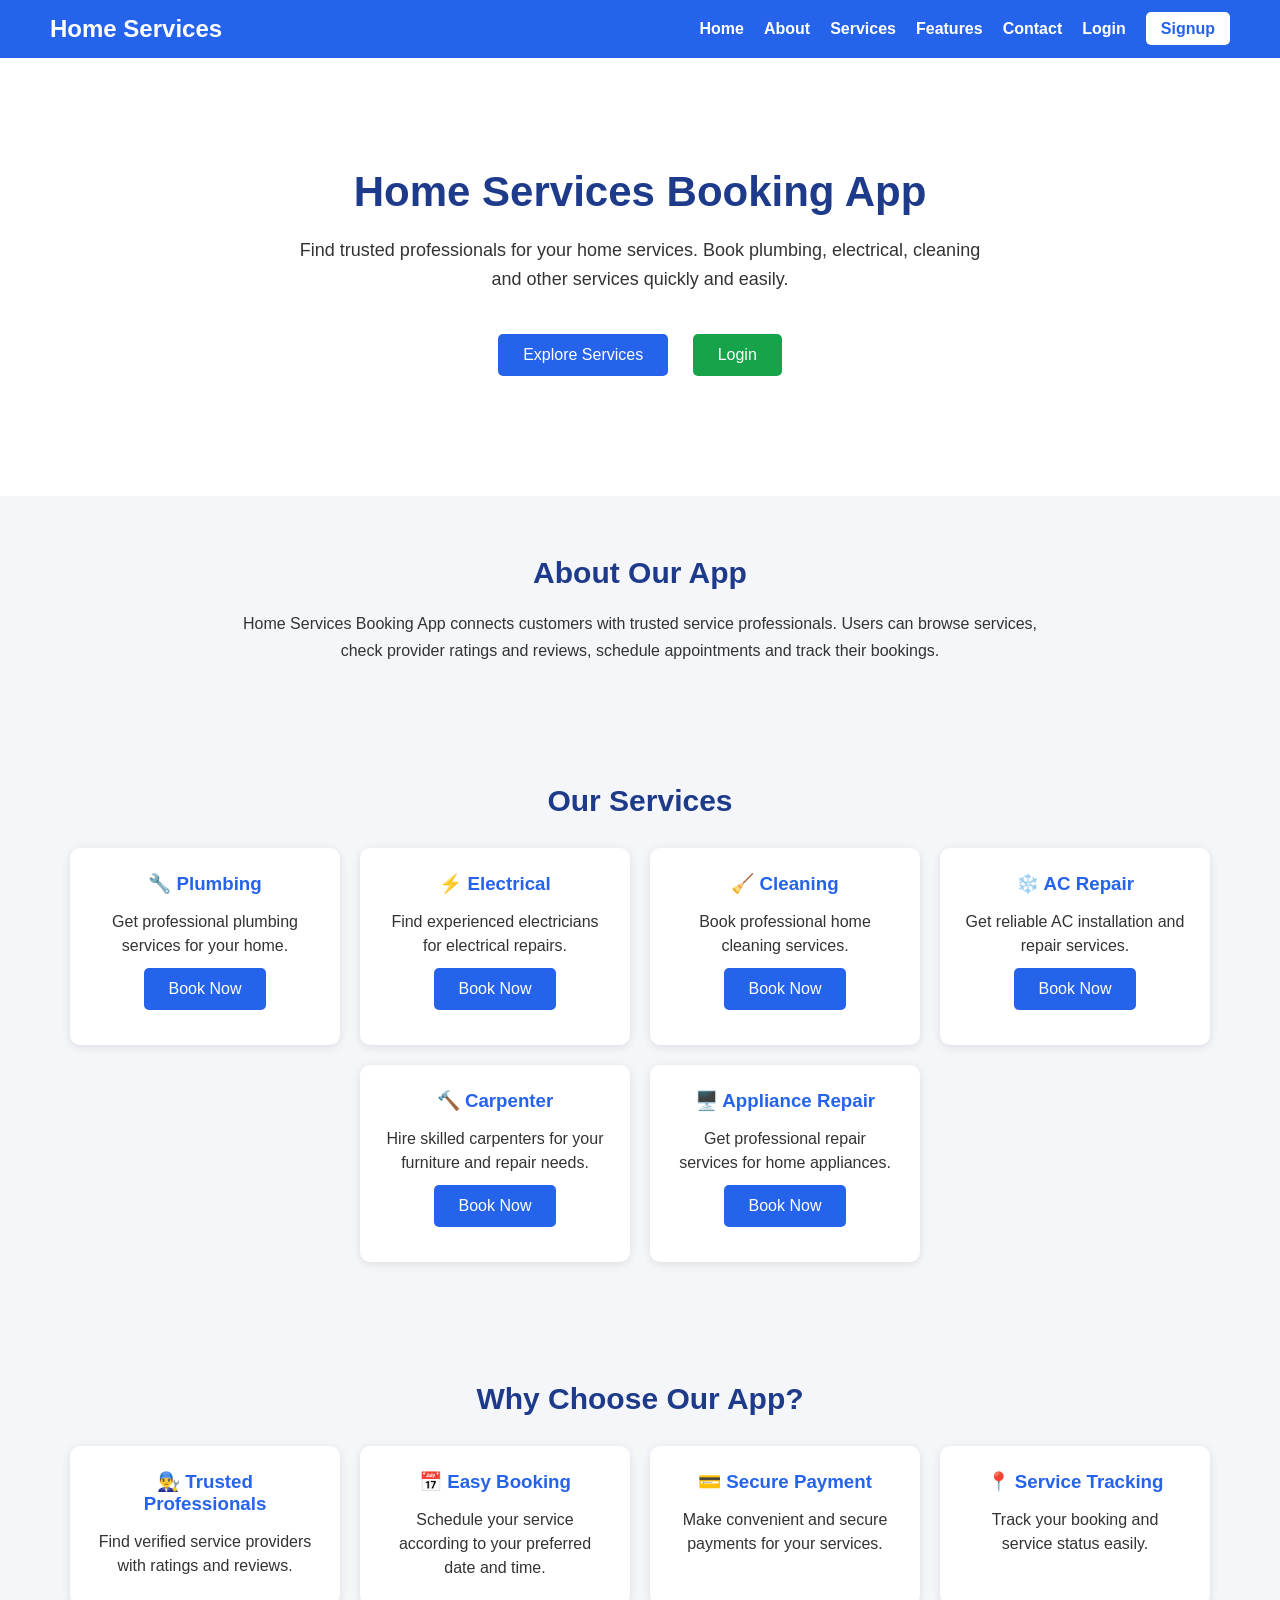
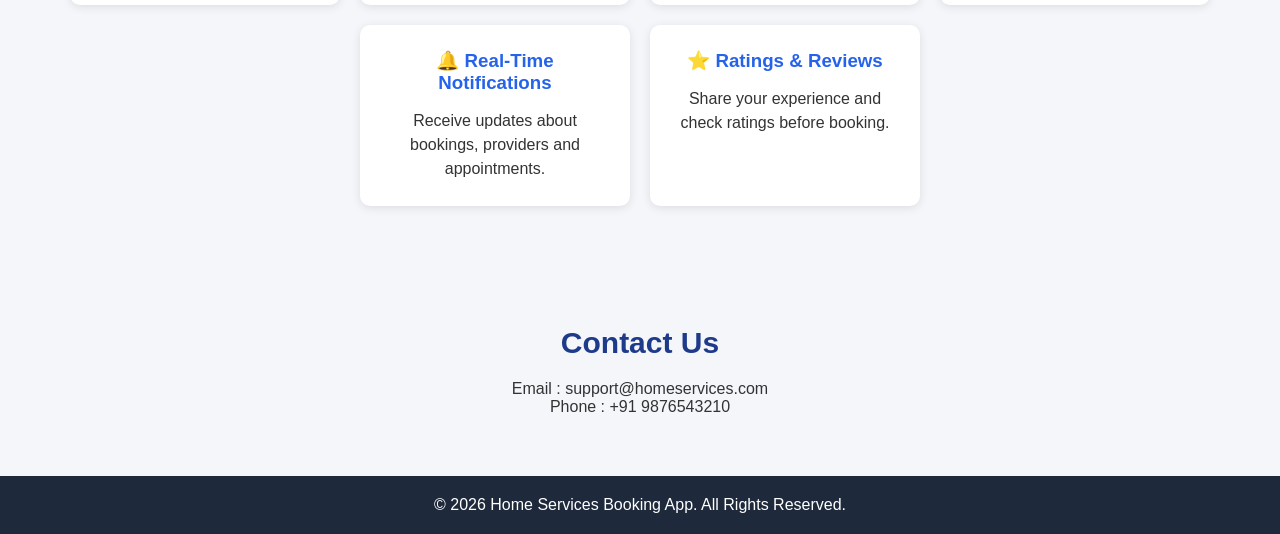
<file: index.html>
<!DOCTYPE html>
<html lang="en">

<head>
    <meta charset="UTF-8">
    <meta name="viewport" content="width=device-width, initial-scale=1.0">

    <title>Home Services Booking App</title>

    <link rel="stylesheet" href="style.css">
</head>

<body>

    <!-- Header -->
    <header>

        <div class="logo">
            Home Services
        </div>

        <nav>
            <ul>

                <li>
                    <a href="#home">Home</a>
                </li>

                <li>
                    <a href="#about">About</a>
                </li>

                <li>
                    <a href="#services">Services</a>
                </li>

                <li>
                    <a href="#features">Features</a>
                </li>

                <li>
                    <a href="#contact">Contact</a>
                </li>

                <li>
                    <a href="login.html">Login</a>
                </li>

                <li>
                    <a href="signup.html" class="signup-btn">
                        Signup
                    </a>
                </li>

            </ul>
        </nav>

    </header>


    <!-- Hero Section -->
    <section class="hero" id="home">

        <h1>
            Home Services Booking App
        </h1>

        <p>
            Find trusted professionals for your home services.
            Book plumbing, electrical, cleaning and other services
            quickly and easily.
        </p>

        <div class="hero-buttons">

            <a href="services.html" class="btn">
                Explore Services
            </a>

            <a href="login.html" class="btn btn-secondary">
                Login
            </a>

        </div>

    </section>


    <!-- About Section -->
    <section class="about" id="about">

        <h2>
            About Our App
        </h2>

        <p>
            Home Services Booking App connects customers with
            trusted service professionals. Users can browse
            services, check provider ratings and reviews,
            schedule appointments and track their bookings.
        </p>

    </section>


    <!-- Services Section -->
    <section class="services" id="services">

        <h2>
            Our Services
        </h2>

        <div class="service-container">

            <div class="card">
                <h3>🔧 Plumbing</h3>
                <p>
                    Get professional plumbing services
                    for your home.
                </p>
                <a href="services.html" class="btn">
                    Book Now
                </a>
            </div>


            <div class="card">
                <h3>⚡ Electrical</h3>
                <p>
                    Find experienced electricians for
                    electrical repairs.
                </p>
                <a href="services.html" class="btn">
                    Book Now
                </a>
            </div>


            <div class="card">
                <h3>🧹 Cleaning</h3>
                <p>
                    Book professional home cleaning
                    services.
                </p>
                <a href="services.html" class="btn">
                    Book Now
                </a>
            </div>


            <div class="card">
                <h3>❄️ AC Repair</h3>
                <p>
                    Get reliable AC installation and
                    repair services.
                </p>
                <a href="services.html" class="btn">
                    Book Now
                </a>
            </div>


            <div class="card">
                <h3>🔨 Carpenter</h3>
                <p>
                    Hire skilled carpenters for your
                    furniture and repair needs.
                </p>
                <a href="services.html" class="btn">
                    Book Now
                </a>
            </div>


            <div class="card">
                <h3>🖥️ Appliance Repair</h3>
                <p>
                    Get professional repair services
                    for home appliances.
                </p>
                <a href="services.html" class="btn">
                    Book Now
                </a>
            </div>

        </div>

    </section>


    <!-- Features Section -->
    <section class="features" id="features">

        <h2>
            Why Choose Our App?
        </h2>

        <div class="feature-container">

            <div class="card">

                <h3>
                    👨‍🔧 Trusted Professionals
                </h3>

                <p>
                    Find verified service providers
                    with ratings and reviews.
                </p>

            </div>


            <div class="card">

                <h3>
                    📅 Easy Booking
                </h3>

                <p>
                    Schedule your service according
                    to your preferred date and time.
                </p>

            </div>


            <div class="card">

                <h3>
                    💳 Secure Payment
                </h3>

                <p>
                    Make convenient and secure payments
                    for your services.
                </p>

            </div>


            <div class="card">

                <h3>
                    📍 Service Tracking
                </h3>

                <p>
                    Track your booking and service
                    status easily.
                </p>

            </div>


            <div class="card">

                <h3>
                    🔔 Real-Time Notifications
                </h3>

                <p>
                    Receive updates about bookings,
                    providers and appointments.
                </p>

            </div>


            <div class="card">

                <h3>
                    ⭐ Ratings & Reviews
                </h3>

                <p>
                    Share your experience and check
                    ratings before booking.
                </p>

            </div>

        </div>

    </section>


    <!-- Contact Section -->
    <section class="contact" id="contact">

        <h2>
            Contact Us
        </h2>

        <p>
            Email : support@homeservices.com
        </p>

        <p>
            Phone : +91 9876543210
        </p>

    </section>


    <!-- Footer -->
    <footer>

        <p>
            © 2026 Home Services Booking App.
            All Rights Reserved.
        </p>

    </footer>

</body>

</html>
</file>
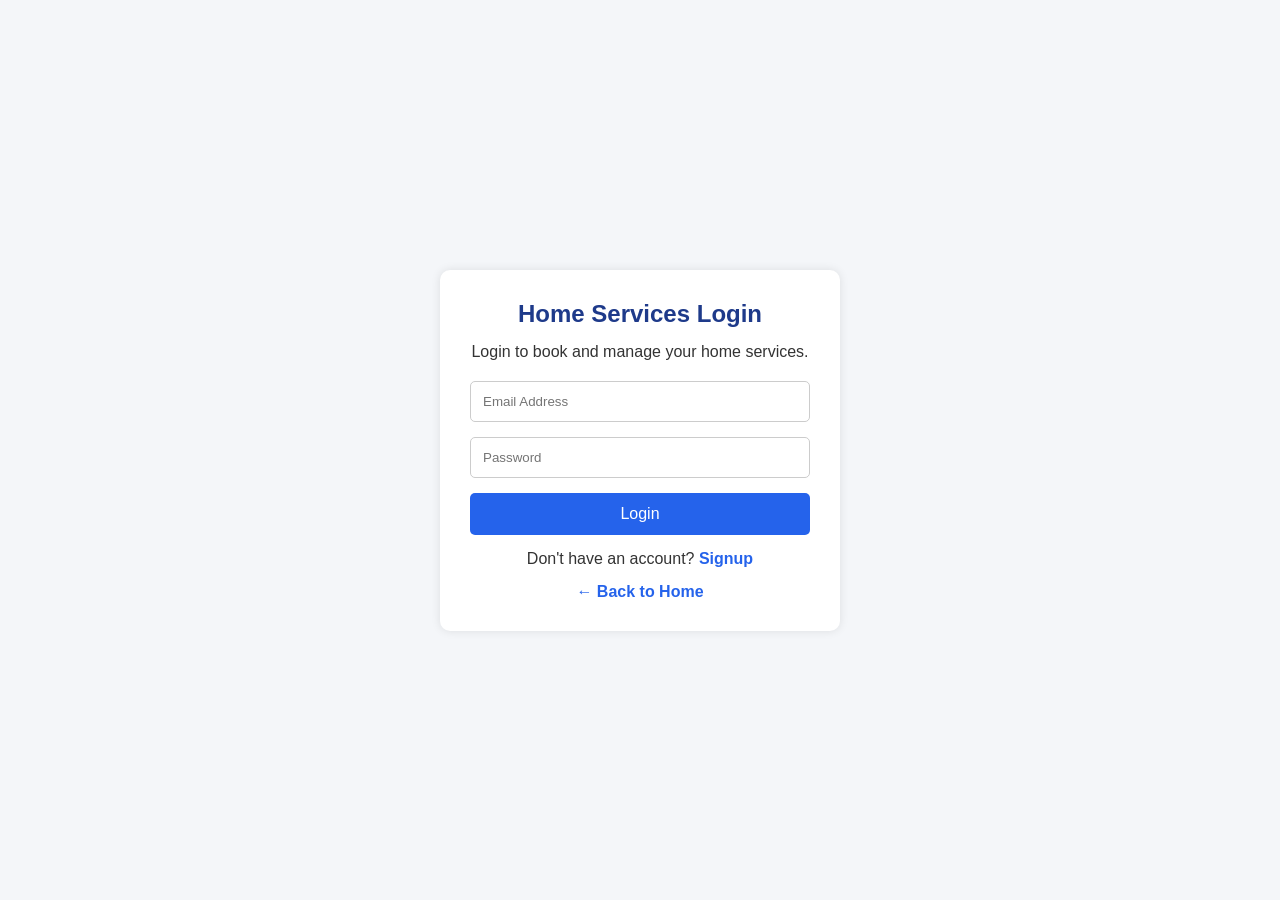
<file: admin.html>
<!DOCTYPE html>
<html lang="en">
<head>
    <meta charset="UTF-8">
    <meta name="viewport" content="width=device-width, initial-scale=1.0">
    <title>Admin Dashboard - Home Services</title>
    <link rel="stylesheet" href="style.css">
</head>

<body>

    <!-- Header -->
    <header class="dashboard-header">
        <h2>Home Services Booking App</h2>

        <button onclick="logout()" class="logout-btn">
            Logout
        </button>
    </header>

    <!-- Dashboard -->
    <div class="dashboard-container">

        <h1>Admin Dashboard</h1>

        <!-- Statistics -->
        <div class="stats-container">

            <div class="stats-card">
                <h3>Total Users</h3>
                <p id="totalUsers">0</p>
            </div>

            <div class="stats-card">
                <h3>Service Providers</h3>
                <p id="totalProviders">0</p>
            </div>

            <div class="stats-card">
                <h3>Total Services</h3>
                <p id="totalServices">0</p>
            </div>

            <div class="stats-card">
                <h3>Total Bookings</h3>
                <p id="totalBookings">0</p>
            </div>

        </div>

        <!-- Registered Users -->
        <h2>Registered Users</h2>

        <table>
            <thead>
                <tr>
                    <th>ID</th>
                    <th>Name</th>
                    <th>Email</th>
                    <th>Phone</th>
                    <th>Role</th>
                </tr>
            </thead>

            <tbody id="userTableBody">
                <!-- Users will be displayed here -->
            </tbody>
        </table>

        <!-- Service Providers -->
        <h2>Service Providers</h2>

        <table>
            <thead>
                <tr>
                    <th>ID</th>
                    <th>Provider Name</th>
                    <th>Service</th>
                    <th>Experience</th>
                    <th>Rating</th>
                    <th>Status</th>
                </tr>
            </thead>

            <tbody id="providerTableBody">
                <!-- Providers will be displayed here -->
            </tbody>
        </table>

        <!-- Bookings -->
        <h2>Service Bookings</h2>

        <table>
            <thead>
                <tr>
                    <th>Booking ID</th>
                    <th>Customer</th>
                    <th>Service</th>
                    <th>Provider</th>
                    <th>Date</th>
                    <th>Status</th>
                </tr>
            </thead>

            <tbody id="bookingTableBody">
                <!-- Bookings will be displayed here -->
            </tbody>
        </table>

    </div>

    <script src="admin.js"></script>

</body>
</html>
</file>
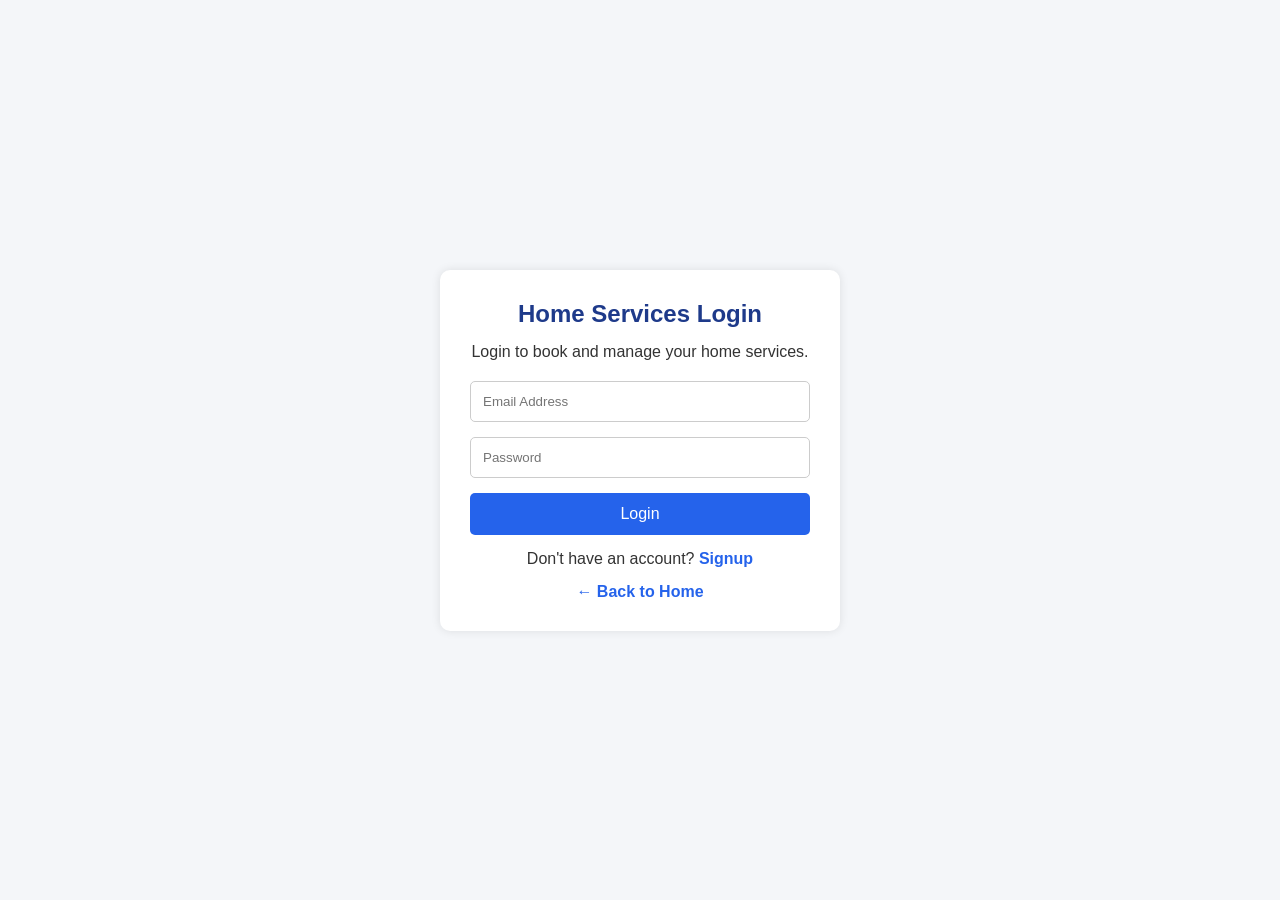
<file: login.html>
<!DOCTYPE html>
<html lang="en">

<head>

    <meta charset="UTF-8">

    <meta name="viewport"
          content="width=device-width, initial-scale=1.0">

    <title>Home Services Login</title>

    <link rel="stylesheet" href="style.css">

</head>

<body>

    <!-- Login Container -->
    <div class="form-container">

        <div class="form-card">

            <h2>Home Services Login</h2>

            <p>
                Login to book and manage your home services.
            </p>


            <!-- Login Form -->
            <form id="loginForm">

                <input
                    type="email"
                    id="email"
                    placeholder="Email Address"
                    required
                >


                <input
                    type="password"
                    id="password"
                    placeholder="Password"
                    required
                >


                <button type="submit">
                    Login
                </button>

            </form>


            <!-- Signup Link -->
            <p>

                Don't have an account?

                <a href="signup.html">
                    Signup
                </a>

            </p>


            <!-- Home Link -->
            <p>

                <a href="index.html">
                    ← Back to Home
                </a>

            </p>

        </div>

    </div>


    <!-- JavaScript -->
    <script src="login.js"></script>

</body>

</html>
</file>
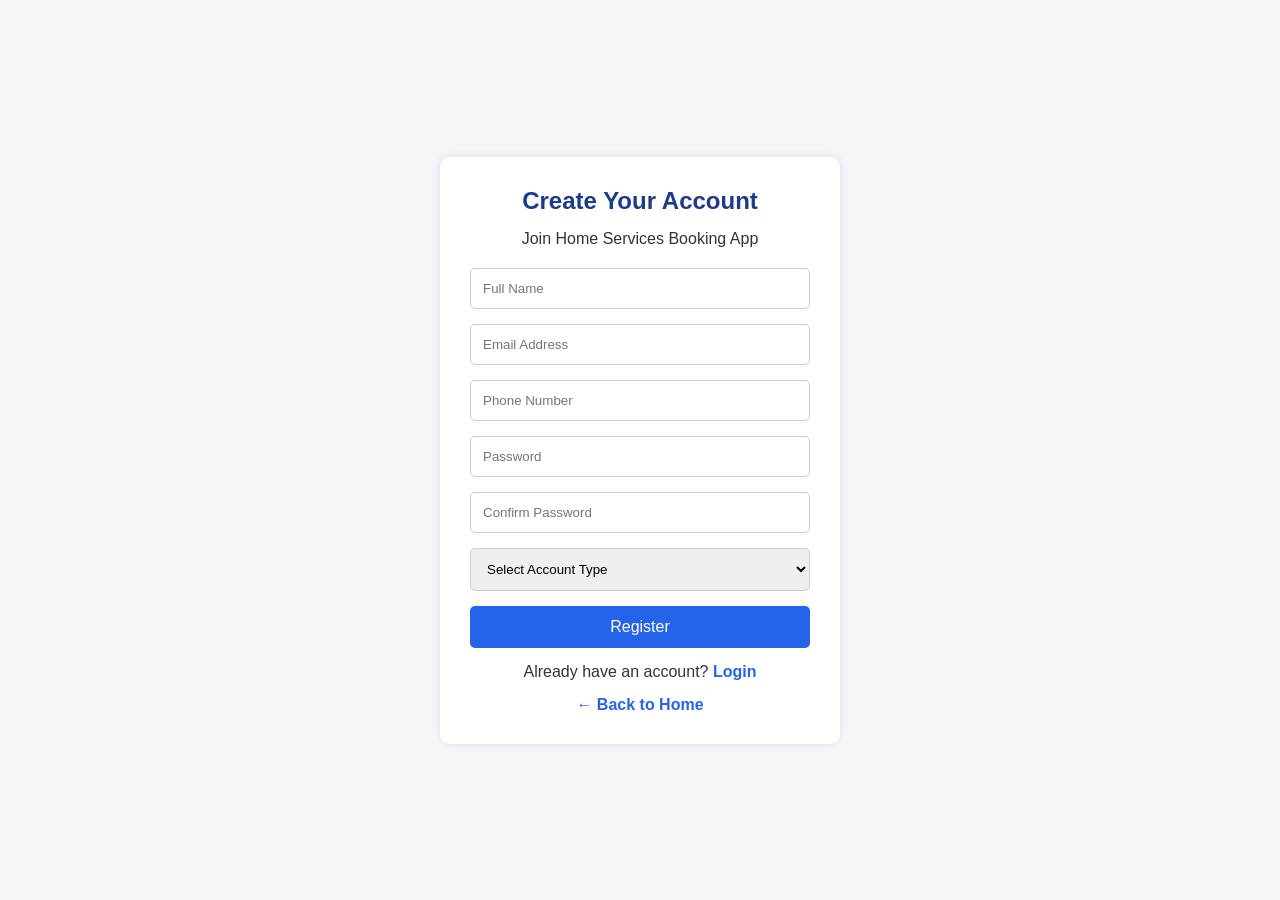
<file: signup.html>
<!DOCTYPE html>
<html lang="en">

<head>

    <meta charset="UTF-8">

    <meta name="viewport"
          content="width=device-width, initial-scale=1.0">

    <title>Home Services Registration</title>

    <link rel="stylesheet" href="style.css">

</head>

<body>

    <!-- Registration Container -->
    <div class="form-container">

        <div class="form-card">

            <h2>Create Your Account</h2>

            <p>
                Join Home Services Booking App
            </p>


            <!-- Registration Form -->
            <form id="signupForm">

                <input
                    type="text"
                    id="name"
                    placeholder="Full Name"
                    required
                >


                <input
                    type="email"
                    id="email"
                    placeholder="Email Address"
                    required
                >


                <input
                    type="tel"
                    id="phone"
                    placeholder="Phone Number"
                    required
                >


                <input
                    type="password"
                    id="password"
                    placeholder="Password"
                    required
                >


                <input
                    type="password"
                    id="confirmPassword"
                    placeholder="Confirm Password"
                    required
                >


                <select id="role" required>

                    <option value="">
                        Select Account Type
                    </option>

                    <option value="user">
                        Customer
                    </option>

                    <option value="provider">
                        Service Provider
                    </option>

                </select>


                <button type="submit">
                    Register
                </button>

            </form>


            <!-- Login Link -->
            <p>

                Already have an account?

                <a href="login.html">
                    Login
                </a>

            </p>


            <!-- Home Link -->
            <p>

                <a href="index.html">
                    ← Back to Home
                </a>

            </p>

        </div>

    </div>


    <!-- JavaScript -->
    <script src="signup.js"></script>

</body>

</html>
</file>
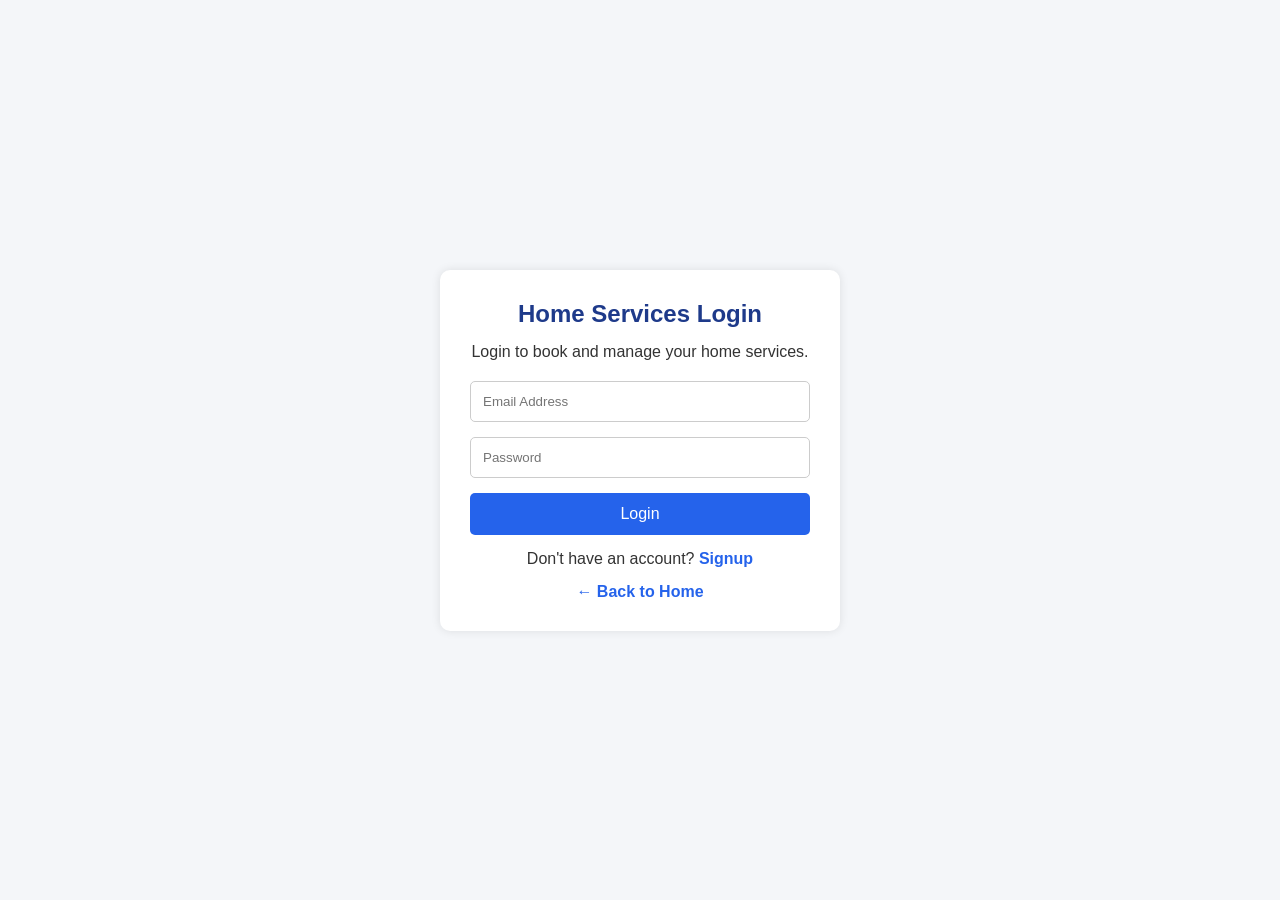
<file: user.html>
<!DOCTYPE html>
<html lang="en">

<head>

    <meta charset="UTF-8">

    <meta name="viewport"
          content="width=device-width, initial-scale=1.0">

    <title>Customer Dashboard - Home Services</title>

    <link rel="stylesheet" href="style.css">

</head>

<body>

    <!-- Header -->
    <header class="dashboard-header">

        <h2>
            Home Services Booking App
        </h2>

        <button
            onclick="logout()"
            class="logout-btn">

            Logout

        </button>

    </header>


    <!-- User Dashboard -->
    <div class="user-container">

        <h1>
            Customer Dashboard
        </h1>


        <!-- Welcome Message -->
        <div class="profile-card">

            <h2>
                Welcome, <span id="welcomeName"></span>!
            </h2>

            <p>
                Manage your home services and bookings
                from your dashboard.
            </p>

        </div>


        <!-- Profile -->
        <div class="profile-card">

            <h2>
                Customer Profile
            </h2>


            <div class="profile-item">

                <strong>ID :</strong>

                <span id="userId"></span>

            </div>


            <div class="profile-item">

                <strong>Name :</strong>

                <span id="userName"></span>

            </div>


            <div class="profile-item">

                <strong>Email :</strong>

                <span id="userEmail"></span>

            </div>


            <div class="profile-item">

                <strong>Phone :</strong>

                <span id="userPhone"></span>

            </div>


            <div class="profile-item">

                <strong>Role :</strong>

                <span id="userRole"></span>

            </div>

        </div>


        <!-- Services -->
        <div class="profile-card">

            <h2>
                Home Services
            </h2>

            <p>
                Book professional services for your home.
            </p>

            <a href="services.html" class="btn">
                Browse Services
            </a>

        </div>


        <!-- My Bookings -->
        <div class="profile-card">

            <h2>
                My Bookings
            </h2>

            <p>
                View and manage your service bookings.
            </p>

            <a href="booking.html" class="btn">
                View Bookings
            </a>

        </div>


        <!-- Track Service -->
        <div class="profile-card">

            <h2>
                Track Service
            </h2>

            <p>
                Check the current status of your service.
            </p>

            <a href="tracking.html" class="btn">
                Track Service
            </a>

        </div>

    </div>


    <!-- JavaScript -->
    <script src="user.js"></script>

</body>

</html>
</file>
<file: style.css>
/* ==========================================
   HOME SERVICES BOOKING APP - STYLE CSS
   ========================================== */


/* ==========================================
   GENERAL
   ========================================== */

* {
    margin: 0;
    padding: 0;
    box-sizing: border-box;
    font-family: Arial, sans-serif;
}

body {
    background: #f4f6f9;
    color: #333;
}

html {
    scroll-behavior: smooth;
}

a {
    text-decoration: none;
}


/* ==========================================
   HEADER
   ========================================== */

header {
    display: flex;
    justify-content: space-between;
    align-items: center;
    padding: 15px 50px;
    background: #2563eb;
    color: white;
    position: sticky;
    top: 0;
    z-index: 1000;
}

.logo {
    font-size: 24px;
    font-weight: bold;
}

nav ul {
    list-style: none;
    display: flex;
    gap: 20px;
    align-items: center;
}

nav ul li a {
    color: white;
    font-weight: bold;
}

nav ul li a:hover {
    color: #dbeafe;
}

.signup-btn {
    background: white;
    color: #2563eb !important;
    padding: 8px 15px;
    border-radius: 5px;
}


/* ==========================================
   HERO SECTION
   ========================================== */

.hero {
    text-align: center;
    padding: 110px 20px;
    background: white;
}

.hero h1 {
    font-size: 42px;
    margin-bottom: 20px;
    color: #1e3a8a;
}

.hero p {
    font-size: 18px;
    max-width: 700px;
    margin: 0 auto 30px;
    line-height: 1.6;
}

.hero-buttons {
    margin-top: 20px;
}


/* ==========================================
   BUTTONS
   ========================================== */

.btn {
    display: inline-block;
    background: #2563eb;
    color: white;
    padding: 12px 25px;
    border-radius: 5px;
    margin: 10px;
    border: none;
    cursor: pointer;
}

.btn:hover {
    background: #1d4ed8;
}

.btn-secondary {
    background: #16a34a;
}

.btn-secondary:hover {
    background: #15803d;
}


/* ==========================================
   SECTIONS
   ========================================== */

.about,
.services,
.features,
.contact {
    padding: 60px 50px;
    text-align: center;
}

.about h2,
.services h2,
.features h2,
.contact h2 {
    margin-bottom: 20px;
    font-size: 30px;
    color: #1e3a8a;
}

.about p {
    max-width: 800px;
    margin: auto;
    line-height: 1.7;
}


/* ==========================================
   SERVICE CONTAINER
   ========================================== */

.service-container,
.feature-container {
    display: flex;
    justify-content: center;
    gap: 20px;
    flex-wrap: wrap;
    margin-top: 30px;
}


/* ==========================================
   CARDS
   ========================================== */

.card {
    width: 270px;
    background: white;
    padding: 25px;
    border-radius: 10px;
    box-shadow: 0 2px 10px rgba(0, 0, 0, 0.1);
    transition: 0.3s;
}

.card:hover {
    transform: translateY(-5px);
}

.card h3 {
    margin-bottom: 15px;
    color: #2563eb;
}

.card p {
    line-height: 1.5;
}


/* ==========================================
   FOOTER
   ========================================== */

footer {
    background: #1e293b;
    color: white;
    text-align: center;
    padding: 20px;
}


/* ==========================================
   LOGIN / SIGNUP FORM
   ========================================== */

.form-container {
    display: flex;
    justify-content: center;
    align-items: center;
    min-height: 100vh;
    background: #f4f6f9;
    padding: 20px;
}

.form-card {
    width: 400px;
    background: white;
    padding: 30px;
    border-radius: 10px;
    box-shadow: 0 0 10px rgba(0, 0, 0, 0.1);
}

.form-card h2 {
    text-align: center;
    margin-bottom: 10px;
    color: #1e3a8a;
}

.form-card > p:first-of-type {
    text-align: center;
    margin-bottom: 20px;
}

.form-card input,
.form-card select {
    width: 100%;
    padding: 12px;
    margin-bottom: 15px;
    border: 1px solid #ccc;
    border-radius: 5px;
    outline: none;
}

.form-card input:focus,
.form-card select:focus {
    border-color: #2563eb;
}

.form-card button {
    width: 100%;
    padding: 12px;
    background: #2563eb;
    color: white;
    border: none;
    border-radius: 5px;
    cursor: pointer;
    font-size: 16px;
}

.form-card button:hover {
    background: #1d4ed8;
}

.form-card p {
    text-align: center;
    margin-top: 15px;
}

.form-card a {
    color: #2563eb;
    font-weight: bold;
}


/* ==========================================
   ADMIN DASHBOARD
   ========================================== */

.dashboard-header {
    background: #2563eb;
    color: white;
    padding: 15px 40px;

    display: flex;
    justify-content: space-between;
    align-items: center;
}

.dashboard-header h2 {
    font-size: 22px;
}

.logout-btn {
    background: #ef4444;
    color: white;
    border: none;
    padding: 10px 15px;
    border-radius: 5px;
    cursor: pointer;
}

.logout-btn:hover {
    background: #dc2626;
}

.dashboard-container {
    padding: 40px;
}

.dashboard-container h1 {
    margin-bottom: 25px;
}

.dashboard-container h2 {
    margin: 30px 0 15px;
}


/* ==========================================
   ADMIN STATISTICS
   ========================================== */

.stats-container {
    display: flex;
    gap: 20px;
    flex-wrap: wrap;
    margin-bottom: 30px;
}

.stats-card {
    width: 230px;
    background: white;
    padding: 20px;
    border-radius: 10px;
    box-shadow: 0 2px 10px rgba(0, 0, 0, 0.1);
}

.stats-card h3 {
    margin-bottom: 15px;
}

.stats-card p {
    font-size: 30px;
    font-weight: bold;
    color: #2563eb;
}


/* ==========================================
   TABLE
   ========================================== */

table {
    width: 100%;
    border-collapse: collapse;
    background: white;
    margin-bottom: 30px;
}

table th,
table td {
    border: 1px solid #ddd;
    padding: 12px;
    text-align: center;
}

table th {
    background: #2563eb;
    color: white;
}

table tr:nth-child(even) {
    background: #f9f9f9;
}

table tr:hover {
    background: #eff6ff;
}


/* ==========================================
   USER DASHBOARD
   ========================================== */

.user-container {
    padding: 40px;
}

.user-container h1 {
    margin-bottom: 20px;
}

.profile-card {
    max-width: 500px;
    background: white;
    padding: 30px;
    border-radius: 10px;
    box-shadow: 0 2px 10px rgba(0, 0, 0, 0.1);
}

.profile-card h2 {
    margin-bottom: 20px;
    color: #2563eb;
}

.profile-item {
    margin-bottom: 15px;
    padding: 10px;
    border-bottom: 1px solid #ddd;
}

.profile-item strong {
    display: inline-block;
    width: 120px;
}


/* ==========================================
   SERVICE PROVIDER
   ========================================== */

.provider-container {
    padding: 40px;
}

.provider-card {
    background: white;
    max-width: 600px;
    margin: 20px auto;
    padding: 25px;
    border-radius: 10px;
    box-shadow: 0 2px 10px rgba(0, 0, 0, 0.1);
}

.provider-card h2 {
    color: #2563eb;
    margin-bottom: 15px;
}


/* ==========================================
   BOOKING
   ========================================== */

.booking-container {
    max-width: 600px;
    margin: 40px auto;
    background: white;
    padding: 30px;
    border-radius: 10px;
    box-shadow: 0 2px 10px rgba(0, 0, 0, 0.1);
}

.booking-container h2 {
    text-align: center;
    color: #1e3a8a;
    margin-bottom: 25px;
}

.booking-container input,
.booking-container select,
.booking-container textarea {
    width: 100%;
    padding: 12px;
    margin-bottom: 15px;
    border: 1px solid #ccc;
    border-radius: 5px;
}

.booking-container textarea {
    min-height: 100px;
    resize: vertical;
}

.booking-container button {
    width: 100%;
    padding: 12px;
    background: #2563eb;
    color: white;
    border: none;
    border-radius: 5px;
    cursor: pointer;
}


/* ==========================================
   BOOKING STATUS
   ========================================== */

.status {
    padding: 8px 12px;
    border-radius: 5px;
    font-weight: bold;
    display: inline-block;
}

.status-pending {
    background: #fef3c7;
    color: #92400e;
}

.status-confirmed {
    background: #dcfce7;
    color: #166534;
}

.status-completed {
    background: #dbeafe;
    color: #1e40af;
}

.status-cancelled {
    background: #fee2e2;
    color: #991b1b;
}


/* ==========================================
   PAYMENT
   ========================================== */

.payment-container {
    max-width: 500px;
    margin: 40px auto;
    background: white;
    padding: 30px;
    border-radius: 10px;
    box-shadow: 0 2px 10px rgba(0, 0, 0, 0.1);
}

.payment-container h2 {
    text-align: center;
    color: #1e3a8a;
    margin-bottom: 20px;
}

.payment-container input,
.payment-container select {
    width: 100%;
    padding: 12px;
    margin-bottom: 15px;
    border: 1px solid #ccc;
    border-radius: 5px;
}

.payment-container button {
    width: 100%;
    padding: 12px;
    background: #16a34a;
    color: white;
    border: none;
    border-radius: 5px;
    cursor: pointer;
}


/* ==========================================
   TRACKING
   ========================================== */

.tracking-container {
    max-width: 700px;
    margin: 40px auto;
    background: white;
    padding: 30px;
    border-radius: 10px;
    box-shadow: 0 2px 10px rgba(0, 0, 0, 0.1);
}

.tracking-container h2 {
    text-align: center;
    color: #1e3a8a;
    margin-bottom: 30px;
}

.tracking-step {
    padding: 15px;
    margin-bottom: 10px;
    border-left: 5px solid #2563eb;
    background: #f1f5f9;
}

.tracking-step.active {
    background: #dbeafe;
    font-weight: bold;
}


/* ==========================================
   RESPONSIVE DESIGN
   ========================================== */

@media (max-width: 768px) {

    header {
        flex-direction: column;
        padding: 15px 20px;
        gap: 15px;
    }

    nav ul {
        flex-wrap: wrap;
        justify-content: center;
        gap: 12px;
    }

    .hero h1 {
        font-size: 32px;
    }

    .about,
    .services,
    .features,
    .contact {
        padding: 40px 20px;
    }

    .dashboard-container {
        padding: 20px;
        overflow-x: auto;
    }

    .dashboard-header {
        padding: 15px 20px;
    }

    .stats-container {
        justify-content: center;
    }

    table {
        min-width: 700px;
    }

    .form-card {
        width: 100%;
        max-width: 400px;
    }

}
</file>
